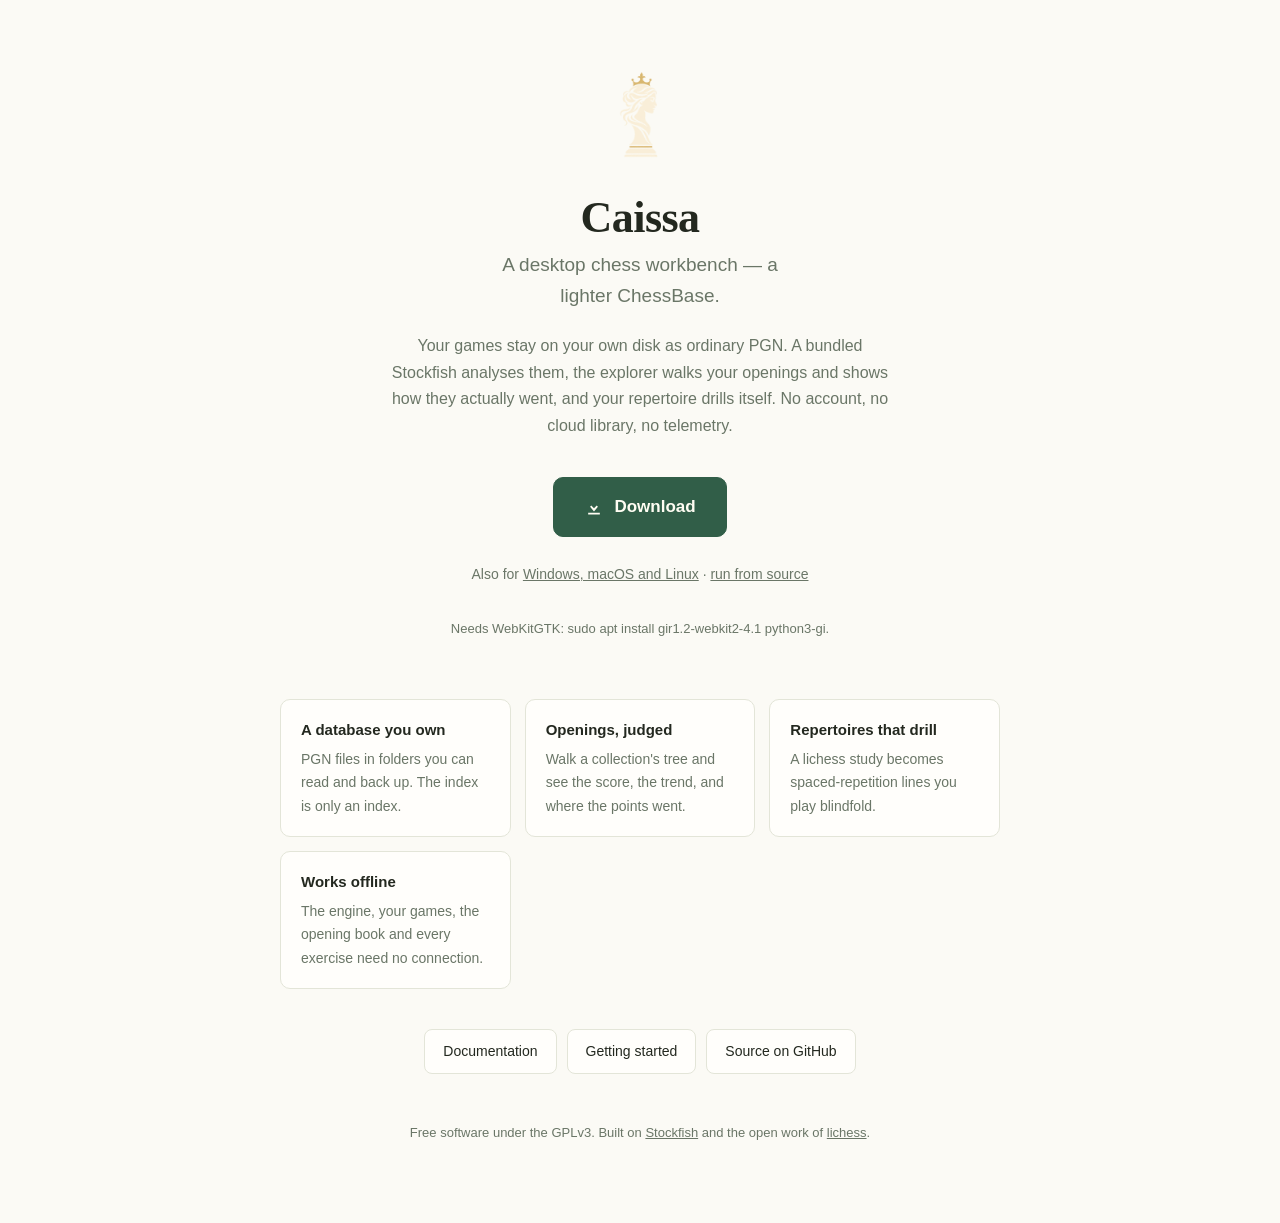
<file: deploy/index.html>
<!doctype html>
<html lang="en">
<head>
<meta charset="utf-8">
<meta name="viewport" content="width=device-width,initial-scale=1">
<title>Caissa — a desktop chess workbench</title>
<meta name="description" content="A desktop chess workbench. Your games as ordinary PGN on your own disk, analysed by a bundled Stockfish.">
<link rel="icon" href="/assets/caissa-128.png">
<style>
  :root{
    --bg:#fbfaf5; --card:#fffefb; --ink:#23281f; --dim:#6a7667;
    --line:#e3e5d8; --accent:#315e48; --accent-ink:#fffdf3;
  }
  @media (prefers-color-scheme: dark){
    :root{--bg:#171c19; --card:#1f2622; --ink:#e6ebe3; --dim:#a3ada0;
          --line:#333d36; --accent:#8fc0a0; --accent-ink:#12201a;}
  }
  *{box-sizing:border-box}
  body{margin:0;background:var(--bg);color:var(--ink);
    font:16px/1.65 -apple-system,BlinkMacSystemFont,"Segoe UI",Roboto,sans-serif}
  .wrap{max-width:760px;margin:0 auto;padding:64px 20px 80px}
  header{text-align:center}
  header img{width:104px;height:104px}
  h1{font:700 44px/1.1 Georgia,"Times New Roman",serif;margin:18px 0 6px;letter-spacing:-.5px}
  .tagline{font-size:19px;color:var(--dim);margin:0 auto 8px;max-width:30ch}
  .lede{color:var(--dim);max-width:56ch;margin:22px auto 0}
  .download{display:flex;flex-direction:column;align-items:center;gap:12px;margin:38px 0 10px}
  .btn{display:inline-flex;align-items:center;gap:10px;background:var(--accent);
    color:var(--accent-ink);text-decoration:none;font-weight:600;font-size:17px;
    padding:15px 30px;border-radius:10px;border:1px solid var(--accent)}
  .btn:hover{filter:brightness(1.07)}
  .btn svg{width:20px;height:20px;fill:currentColor}
  .others{font-size:14px;color:var(--dim)}
  .others a{color:inherit}
  .note{font-size:13px;color:var(--dim);text-align:center;margin-top:6px}
  .grid{display:grid;grid-template-columns:repeat(auto-fit,minmax(220px,1fr));
    gap:14px;margin:46px 0 0}
  .cell{background:var(--card);border:1px solid var(--line);border-radius:10px;padding:18px 20px}
  .cell h3{margin:0 0 6px;font-size:15px}
  .cell p{margin:0;font-size:14px;color:var(--dim)}
  .links{display:flex;gap:10px;justify-content:center;flex-wrap:wrap;margin-top:40px}
  .links a{border:1px solid var(--line);background:var(--card);color:var(--ink);
    text-decoration:none;padding:10px 18px;border-radius:8px;font-size:14px}
  .links a:hover{border-color:var(--accent)}
  footer{text-align:center;color:var(--dim);font-size:13px;margin-top:48px}
  footer a{color:inherit}
</style>
</head>
<body>
<div class="wrap">

  <header>
    <img src="/assets/caissa-128.png" alt="Caissa, muse of chess">
    <h1>Caissa</h1>
    <p class="tagline">A desktop chess workbench — a lighter ChessBase.</p>
    <p class="lede">
      Your games stay on your own disk as ordinary PGN. A bundled Stockfish analyses them,
      the explorer walks your openings and shows how they actually went, and your
      repertoire drills itself. No account, no cloud library, no telemetry.
    </p>
  </header>

  <div class="download">
    <a class="btn" id="download" href="https://github.com/H-Bombmxpwr/caissa/releases/latest">
      <svg viewBox="0 0 24 24" aria-hidden="true"><path d="M12 3v10.6l3.3-3.3 1.4 1.4L12 17.4l-4.7-5.7 1.4-1.4 3.3 3.3V3h2zM5 19h14v2H5z"/></svg>
      <span id="download-label">Download</span>
    </a>
    <p class="others">
      Also for
      <a href="https://github.com/H-Bombmxpwr/caissa/releases/latest">Windows, macOS and Linux</a>
      · <a href="https://github.com/H-Bombmxpwr/caissa#install">run from source</a>
    </p>
    <p class="note" id="note"></p>
  </div>

  <div class="grid">
    <div class="cell">
      <h3>A database you own</h3>
      <p>PGN files in folders you can read and back up. The index is only an index.</p>
    </div>
    <div class="cell">
      <h3>Openings, judged</h3>
      <p>Walk a collection's tree and see the score, the trend, and where the points went.</p>
    </div>
    <div class="cell">
      <h3>Repertoires that drill</h3>
      <p>A lichess study becomes spaced-repetition lines you play blindfold.</p>
    </div>
    <div class="cell">
      <h3>Works offline</h3>
      <p>The engine, your games, the opening book and every exercise need no connection.</p>
    </div>
  </div>

  <div class="links">
    <a href="https://h-bombmxpwr.github.io/caissa/">Documentation</a>
    <a href="https://h-bombmxpwr.github.io/caissa/guide/getting-started.html">Getting started</a>
    <a href="https://github.com/H-Bombmxpwr/caissa">Source on GitHub</a>
  </div>

  <footer>
    Free software under the GPLv3. Built on
    <a href="https://github.com/official-stockfish/Stockfish">Stockfish</a> and the open
    work of <a href="https://lichess.org">lichess</a>.
  </footer>

</div>

<script>
/* Offer the build for the visitor's machine, without hiding the other two: a guess from
   the user agent is a good default and a bad certainty.

   The assets are read from the release itself rather than assumed. A hard-coded
   `releases/latest/download/<name>` link is a 404 waiting to happen — it breaks when no
   release exists yet, and again the day a file is renamed — and a download button that
   goes nowhere is worse than one that admits there is nothing to download. */
(function () {
  var REPO = 'H-Bombmxpwr/caissa';
  var button = document.getElementById('download');
  var label = document.getElementById('download-label');
  var note = document.getElementById('note');

  var platform = (navigator.userAgentData && navigator.userAgentData.platform)
                 || navigator.userAgent;
  var pick = /Win/i.test(platform) ? 'windows'
           : /Mac|iPhone|iPad/i.test(platform) ? 'macos'
           : /Linux|X11|Android/i.test(platform) ? 'linux' : null;
  var named = {windows: 'Windows', macos: 'macOS', linux: 'Linux'};
  var advice = {
    windows: 'Windows may warn about an unsigned app — choose More info, then Run anyway.',
    macos: 'Not notarised yet, so the first launch needs right-click → Open.',
    linux: 'Needs WebKitGTK: sudo apt install gir1.2-webkit2-4.1 python3-gi.'
  };
  var sized = function (bytes) {
    return bytes > 1048576 ? (bytes / 1048576).toFixed(0) + ' MB'
                           : Math.max(1, Math.round(bytes / 1024)) + ' KB';
  };

  function noBuildsYet() {
    button.href = 'https://github.com/' + REPO + '#install';
    label.textContent = 'Build from source';
    note.textContent = 'No builds have been published yet. The repository has everything '
                     + 'needed to run it — it takes three commands.';
  }

  fetch('https://api.github.com/repos/' + REPO + '/releases/latest',
        {headers: {Accept: 'application/vnd.github+json'}})
    .then(function (response) {
      if (response.status === 404) { noBuildsYet(); return null; }
      if (!response.ok) throw new Error(response.status);   // rate limited, offline, …
      return response.json();
    })
    .then(function (release) {
      if (!release) return;
      var assets = release.assets || [];
      var match = pick && assets.filter(function (a) {
        return a.name.toLowerCase().indexOf(pick) !== -1;
      })[0];
      if (!match) {
        // A release exists, but not for this platform. Windows is built first; macOS
        // and Linux are still being brought up, so say that rather than shrugging.
        var have = ['windows', 'macos', 'linux'].filter(function (os) {
          return assets.some(function (a) { return a.name.toLowerCase().indexOf(os) !== -1; });
        }).map(function (os) { return named[os]; });
        if (pick) {
          button.href = 'https://github.com/' + REPO + '#install';
          label.textContent = 'Build from source';
          note.textContent = 'No ' + named[pick] + ' build yet'
                           + (have.length ? ' — ' + have.join(' and ') + ' only so far. ' : '. ')
                           + 'Running from source takes three commands.';
        } else {
          button.href = release.html_url;
          label.textContent = 'Downloads for ' + release.tag_name;
          note.textContent = have.length ? 'Available for ' + have.join(' and ') + '.'
                                         : 'This release has no attached builds yet.';
        }
        return;
      }
      button.href = match.browser_download_url;
      label.textContent = 'Download for ' + named[pick];
      note.textContent = release.tag_name + ' · ' + sized(match.size) + ' · '
                       + advice[pick];
    })
    .catch(function () {
      // Offline or rate limited: the releases page still works, so say nothing clever.
      note.textContent = pick ? advice[pick] : '';
    });
})();
</script>
</body>
</html>
</file>
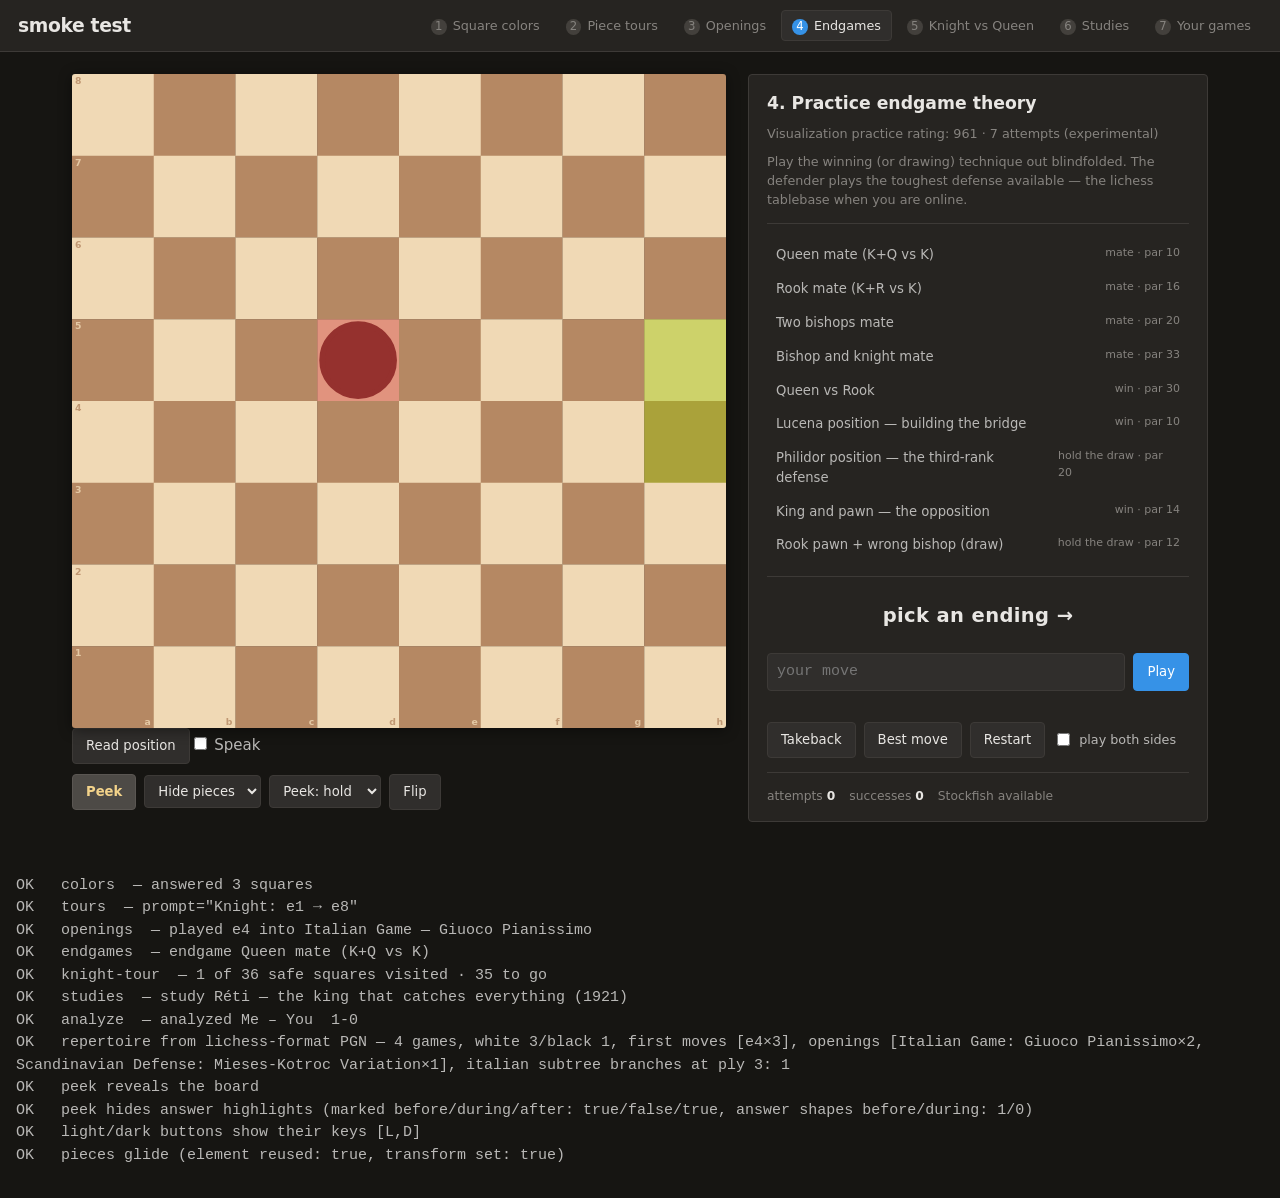
<file: tests/smoke.html>
<!DOCTYPE html>
<html lang="en">
<head>
<meta charset="utf-8">
<title>Blindfold Trainer — smoke test</title>
<link rel="stylesheet" href="../css/style.css">
</head>
<body>
<!-- Mounts every level in turn, pokes at it, and reports uncaught errors.
     Run headless:  msedge --headless=new --virtual-time-budget=15000 --dump-dom \
                      http://localhost:8123/tests/smoke.html  -->
<header class="top">
  <div class="brand"><span class="logo">smoke test</span></div>
  <nav class="levels" id="levels"></nav>
</header>
<main>
  <div class="board-col">
    <div class="board-holder" id="board"></div>
    <div id="board-controls"></div>
  </div>
  <div id="panel"></div>
</main>
<pre id="results" style="padding:16px;white-space:pre-wrap">running…</pre>

<script>
  window.__errors = [];
  window.addEventListener('error', function (e) {
    window.__errors.push('ERROR ' + (e.message || e.error) + ' @' + (e.filename || '').split('/').pop() + ':' + e.lineno);
  });
  window.addEventListener('unhandledrejection', function (e) {
    window.__errors.push('REJECTION ' + (e.reason && e.reason.message ? e.reason.message : e.reason));
  });
  /* keep the network out of it */
  window.fetch = function () { return Promise.reject(new Error('network disabled in smoke test')); };
</script>

<script src="../js/engine.js"></script>
<script src="../js/pgn.js"></script>
<script src="../js/ai.js"></script>
<script src="../js/stockfish.js"></script>
<script src="../js/lichess.js"></script>
<script src="../js/board.js"></script>
<script src="../js/app.js"></script>
<script src="../data/openings.js"></script>
<script src="../data/endgames.js"></script>
<script src="../data/studies.js"></script>
<script src="../js/drills/l1.js"></script>
<script src="../js/drills/l2.js"></script>
<script src="../js/drills/l3.js"></script>
<script src="../js/drills/l4.js"></script>
<script src="../js/drills/l5.js"></script>
<script src="../js/drills/l6.js"></script>
<script src="../js/drills/l7.js"></script>

<script>
(function () {
  const log = [];
  function say(s) { log.push(s); document.getElementById('results').textContent = log.join('\n'); }

  function submitFirstForm(text) {
    const form = document.querySelector('#panel form');
    if (!form) return false;
    const input = form.querySelector('input[type="text"]');
    if (input) { input.value = text; }
    form.dispatchEvent(new Event('submit', { cancelable: true, bubbles: true }));
    return true;
  }

  function clickFirstListItem() {
    const li = document.querySelector('#panel ul.list li');
    if (li) { li.click(); return true; }
    return false;
  }

  const plan = [
    { id: 'colors', act: function () {
        const btns = document.querySelectorAll('#panel .answer-grid button');
        btns[0].click(); btns[1].click(); btns[0].click();
        return 'answered 3 squares';
      } },
    { id: 'tours', act: function () {
        const prompt = document.querySelector('#panel .prompt').textContent;
        submitFirstForm('a1 b2');                       // deliberately wrong
        document.querySelectorAll('#panel .controls button')[0].click();  // show solution
        return 'prompt="' + prompt.replace(/\s+/g, ' ') + '"';
      } },
    { id: 'openings', act: function () {
        clickFirstListItem();
        submitFirstForm('e4');
        submitFirstForm('zz9');                          // junk input
        return 'played e4 into ' + document.querySelector('#panel .prompt').textContent;
      } },
    { id: 'endgames', act: function () {
        clickFirstListItem();
        submitFirstForm('Qd5');
        return 'endgame ' + document.querySelector('#panel .prompt').textContent;
      } },
    { id: 'knight-tour', act: function () {
        submitFirstForm('f2');
        submitFirstForm('d3');                            // attacked by the queen -> refused
        submitFirstForm('g4');
        return document.querySelector('#panel .sub-prompt').textContent;
      } },
    { id: 'studies', act: function () {
        clickFirstListItem();
        submitFirstForm('Kg7');
        return 'study ' + document.querySelector('#panel .prompt').textContent;
      } },
    { id: 'analyze', act: function () {
        const box = document.querySelector('#panel textarea');
        box.value = '[Event "Test"]\n[White "Me"]\n[Black "You"]\n[Result "1-0"]\n\n1. e4 e5 2. Nf3 Nc6 3. Bb5 a6 1-0';
        const buttons = Array.prototype.slice.call(document.querySelectorAll('#panel .controls button'));
        const use = buttons.find(function (b) { return b.textContent.indexOf('pasted') > -1; });
        use.click();
        clickFirstListItem();
        submitFirstForm('e4');
        submitFirstForm('e5');
        return 'analyzed ' + document.querySelector('#panel .prompt').textContent;
      } }
  ];

  function run() {
    plan.forEach(function (stepDef) {
      const before = window.__errors.length;
      let detail = '';
      try {
        App.go(stepDef.id);
        detail = stepDef.act() || '';
      } catch (e) {
        window.__errors.push('THROWN in ' + stepDef.id + ': ' + e.message);
      }
      const added = window.__errors.length - before;
      say((added ? 'FAIL ' : 'OK   ') + stepDef.id + (detail ? '  — ' + detail : '') +
        (added ? '\n       ' + window.__errors.slice(before).join('\n       ') : ''));
    });

    /* lichess PGN -> repertoire tree (fixture, no network) */
    try {
      const xhr = new XMLHttpRequest();
      xhr.open('GET', 'fixture.pgn', false);
      xhr.send(null);
      const games = Lichess.splitGames(xhr.responseText).map(function (pgn) {
        const p = PGN.parse(pgn);
        return { pgn: pgn, headers: p.headers, root: p.root, errors: p.errors };
      });
      const badParse = games.filter(function (g) { return g.errors.length; });
      const white = Lichess.buildRepertoire(games, { user: 'testplayer', color: 'w', maxPly: 12, minCount: 1 });
      const black = Lichess.buildRepertoire(games, { user: 'testplayer', color: 'b', maxPly: 12, minCount: 1 });
      const firstMoves = Lichess.kids(white).map(function (k) { return k.san + '×' + k.count; });
      const openings = Lichess.openingSummary(white).map(function (o) { return o.name + '×' + o.count; });
      const italian = Lichess.filterByOpening(white, 'Italian Game: Giuoco Pianissimo');
      const italianReplies = Lichess.kids(Lichess.kids(Lichess.kids(italian)[0])[0]).length;
      const ok = games.length === 4 && badParse.length === 0 &&
        white.gamesUsed === 3 && black.gamesUsed === 1 &&
        firstMoves.length === 1 && firstMoves[0] === 'e4×3' &&
        openings.length === 2;
      say((ok ? 'OK   ' : 'FAIL ') + 'repertoire from lichess-format PGN — ' +
        games.length + ' games, white ' + white.gamesUsed + '/black ' + black.gamesUsed +
        ', first moves [' + firstMoves.join(',') + '], openings [' + openings.join(', ') + ']' +
        ', italian subtree branches at ply 3: ' + italianReplies +
        (badParse.length ? ', PARSE ERRORS: ' + badParse.length : ''));
    } catch (e) { say('FAIL repertoire: ' + e.message); }

    /* peek machinery */
    try {
      App.go('colors');
      App.peek.begin();
      const peeking = App.board.wrap.classList.contains('peeking');
      App.peek.end();
      say((peeking ? 'OK   ' : 'FAIL ') + 'peek reveals the board');
    } catch (e) { say('FAIL peek: ' + e.message); }

    /* peeking must not reveal computed answers */
    try {
      App.go('knight-tour');
      const b = App.board;
      b.setHighlights({ d5: 'hl-red' }, { answer: true });
      b.setShapes([{ square: 'd5', brand: 'red' }], { answer: true });
      const squareOf = function (key) {
        return Array.prototype.slice.call(b.boardEl.children).find(function (sq) { return sq.dataset.key === key; });
      };
      const hiddenNormally = squareOf('d5').classList.contains('hl-red');
      const shapesBefore = b.svg.querySelectorAll('circle').length;
      b.setPeeking(true);
      const duringPeek = squareOf('d5').classList.contains('hl-red');
      const shapesDuring = b.svg.querySelectorAll('circle').length;
      b.setPeeking(false);
      const afterPeek = squareOf('d5').classList.contains('hl-red');
      const ok = hiddenNormally && !duringPeek && afterPeek && shapesBefore === 1 && shapesDuring === 0;
      say((ok ? 'OK   ' : 'FAIL ') + 'peek hides answer highlights (marked before/during/after: ' +
        hiddenNormally + '/' + duringPeek + '/' + afterPeek +
        ', answer shapes before/during: ' + shapesBefore + '/' + shapesDuring + ')');
    } catch (e) { say('FAIL answer-hiding: ' + e.message); }

    /* the L / D shortcuts should be visible on the buttons */
    try {
      App.go('colors');
      const keys = Array.prototype.map.call(document.querySelectorAll('#panel .answer-grid .key'),
        function (k) { return k.textContent; });
      say(((keys.join('') === 'LD') ? 'OK   ' : 'FAIL ') + 'light/dark buttons show their keys [' + keys.join(',') + ']');
    } catch (e) { say('FAIL key hints: ' + e.message); }

    /* board animation plumbing: a piece element must be reused across a move */
    try {
      App.go('endgames');
      const b = App.board;
      b.setPieces({ e1: { type: 'k', color: 'w' }, e8: { type: 'k', color: 'b' } }, { animate: false });
      const before = b.pieces.e1.el;
      b.setPieces({ e2: { type: 'k', color: 'w' }, e8: { type: 'k', color: 'b' } }, { animate: true });
      const same = b.pieces.e2 && b.pieces.e2.el === before;
      const moved = b.pieces.e2 && /translate/.test(b.pieces.e2.el.style.transform);
      say(((same && moved) ? 'OK   ' : 'FAIL ') + 'pieces glide (element reused: ' + !!same + ', transform set: ' + !!moved + ')');
    } catch (e) { say('FAIL animation: ' + e.message); }

    setTimeout(function () {
      say('\n' + (window.__errors.length ? window.__errors.length + ' ERROR(S):\n' + window.__errors.join('\n')
                                         : 'no uncaught errors'));
      say('DONE');
    }, 2500);
  }

  setTimeout(run, 300);
})();
</script>
</body>
</html>
</file>
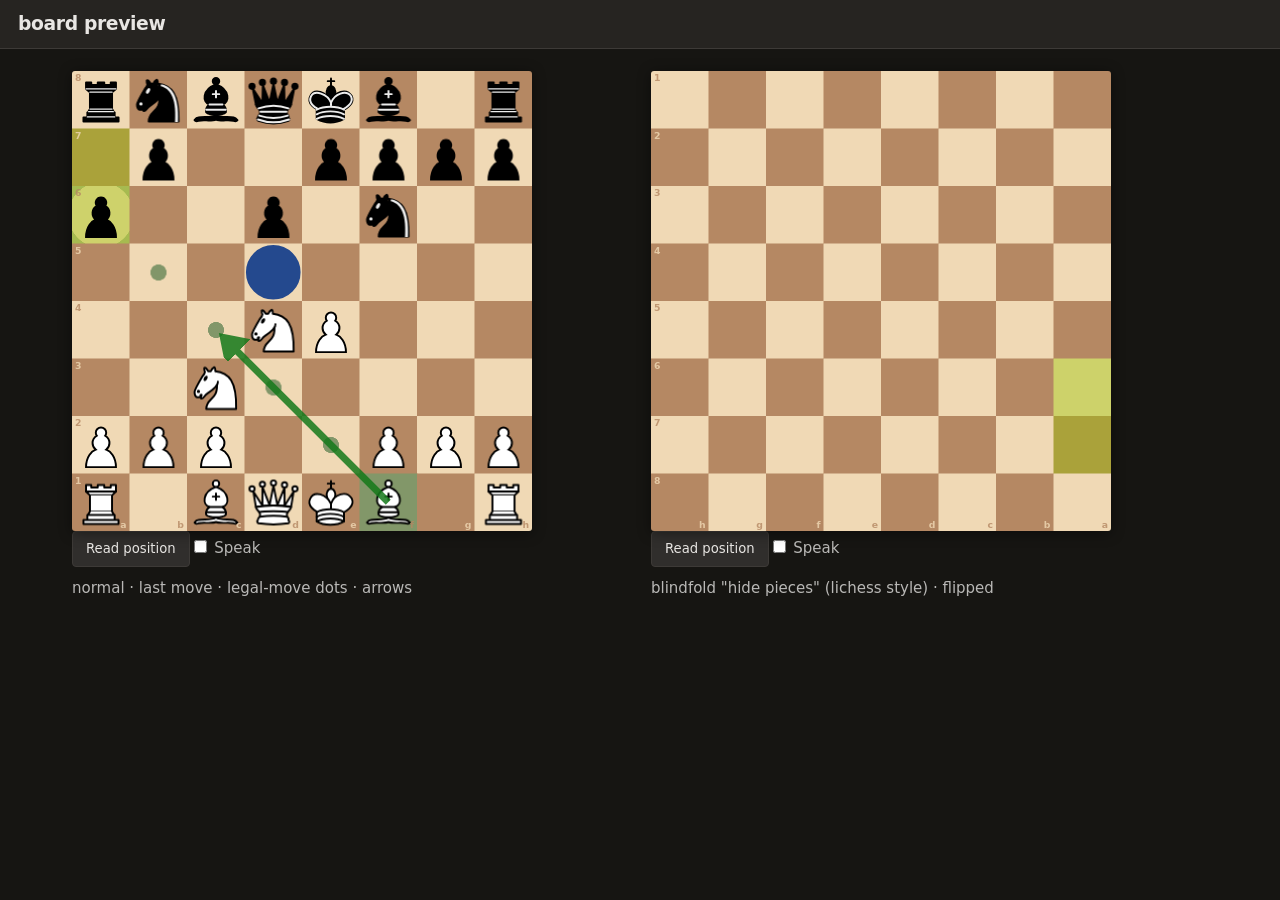
<file: tests/visual.html>
<!DOCTYPE html>
<html lang="en">
<head>
<meta charset="utf-8">
<title>Blindfold Trainer — board preview</title>
<link rel="stylesheet" href="../css/style.css">
<style>
  main { grid-template-columns: 1fr 1fr; }
  .board-holder { max-width: 460px; }
</style>
</head>
<body>
<!-- Renderer preview: pieces, coordinates, highlights, dots, arrows, blindfold modes. -->
<header class="top"><div class="brand"><span class="logo">board preview</span></div></header>
<main>
  <div class="board-col">
    <div class="board-holder" id="b1"></div>
    <p class="hint">normal · last move · legal-move dots · arrows</p>
  </div>
  <div class="board-col">
    <div class="board-holder" id="b2"></div>
    <p class="hint">blindfold "hide pieces" (lichess style) · flipped</p>
  </div>
</main>

<script src="../js/engine.js"></script>
<script src="../js/board.js"></script>
<script>
  const game = new Chess();
  ['e4', 'c5', 'Nf3', 'd6', 'd4', 'cxd4', 'Nxd4', 'Nf6', 'Nc3', 'a6'].forEach(function (m) { game.move(m); });

  const b1 = new Board(document.getElementById('b1'), { blindfold: 'off' });
  b1.setPosition(game, { animate: false, lastMove: ['a7', 'a6'] });
  b1.setMovable({ color: 'w', dests: game.destinationsMap(), onMove: function () {} });
  b1.selectSquare('f1');
  b1.setShapes([{ from: 'f1', to: 'c4', brand: 'green' }, { square: 'd5', brand: 'blue' }]);

  const b2 = new Board(document.getElementById('b2'), { blindfold: 'pieces', orientation: 'b' });
  b2.setPosition(game, { animate: false, lastMove: ['a7', 'a6'] });
</script>
</body>
</html>
</file>
<file: css/style.css>
/* Blindfold Trainer — lichess-flavoured dark theme */

:root {
  --bg: #161512;
  --bg-2: #262421;
  --bg-3: #302e2c;
  --border: #3d3a37;
  --text: #b9b8b6;
  --text-strong: #e8e6e3;
  --text-dim: #86837f;
  --accent: #3692e7;
  --good: #629924;
  --bad: #cc3333;
  --warn: #d9a334;
  --light-sq: #f0d9b5;
  --dark-sq: #b58863;
  --radius: 4px;
  --anim: 200ms;
}

* { box-sizing: border-box; }

html, body {
  margin: 0;
  padding: 0;
  background: var(--bg);
  color: var(--text);
  font-family: "Noto Sans", "Segoe UI", Roboto, system-ui, sans-serif;
  font-size: 15px;
  line-height: 1.5;
  -webkit-font-smoothing: antialiased;
}

a { color: var(--accent); text-decoration: none; }
a:hover { text-decoration: underline; }
h1, h2, h3 { color: var(--text-strong); font-weight: 600; margin: 0 0 .4em; }
h2 { font-size: 1.15rem; }
h3 { font-size: .95rem; }
p { margin: 0 0 .7em; }
code, .mono { font-family: "Roboto Mono", Consolas, monospace; }

/* ---------- layout ---------- */

header.top {
  display: flex;
  align-items: center;
  gap: 16px;
  padding: 10px 18px;
  background: var(--bg-2);
  border-bottom: 1px solid var(--border);
  flex-wrap: wrap;
}
.brand { display: flex; align-items: center; gap: 8px; }
.brand .logo { font-size: 1.25rem; color: var(--text-strong); font-weight: 700; letter-spacing: -.02em; }
.brand .tag { color: var(--text-dim); font-size: .8rem; }

nav.levels { display: flex; gap: 4px; flex-wrap: wrap; margin-left: auto; }
nav.levels button {
  background: none;
  border: 1px solid transparent;
  color: var(--text-dim);
  padding: 5px 10px;
  border-radius: var(--radius);
  cursor: pointer;
  font: inherit;
  font-size: .85rem;
  white-space: nowrap;
}
nav.levels button:hover { background: var(--bg-3); color: var(--text-strong); }
nav.levels button.active { background: var(--bg-3); color: var(--text-strong); border-color: var(--border); }
nav.levels button .num {
  display: inline-block;
  width: 1.35em; height: 1.35em; line-height: 1.35em;
  text-align: center;
  border-radius: 50%;
  background: #43403c;
  margin-right: 6px;
  font-size: .78rem;
}
nav.levels button.active .num { background: var(--accent); color: #fff; }

main {
  display: grid;
  grid-template-columns: minmax(320px, 1fr) minmax(340px, 460px);
  gap: 22px;
  padding: 22px;
  max-width: 1180px;
  margin: 0 auto;
  align-items: start;
}

.board-col { display: flex; flex-direction: column; gap: 10px; }
.board-holder { position: relative; width: 100%; }

.panel {
  background: var(--bg-2);
  border: 1px solid var(--border);
  border-radius: var(--radius);
  padding: 16px 18px;
}
.panel + .panel { margin-top: 14px; }
.panel .hint { color: var(--text-dim); font-size: .85rem; }

/* ---------- board ---------- */

.cg-wrap {
  position: relative;
  width: 100%;
  aspect-ratio: 1 / 1;
  border-radius: 3px;
  overflow: hidden;
  user-select: none;
  touch-action: none;
  box-shadow: 0 2px 14px rgba(0, 0, 0, .45);
}
.cg-board { position: absolute; inset: 0; }
.cg-board square {
  position: absolute;
  top: 0; left: 0;
  width: 12.5%; height: 12.5%;
  will-change: transform;
}
.cg-board square.light { background: var(--light-sq); }
.cg-board square.dark { background: var(--dark-sq); }
.cg-board square.last-move::after,
.cg-board square.selected::after,
.cg-board square.hl-green::after,
.cg-board square.hl-red::after,
.cg-board square.hl-blue::after,
.cg-board square.hl-yellow::after {
  content: ''; position: absolute; inset: 0;
}
.cg-board square.last-move::after { background: rgba(155, 199, 0, .41); }
.cg-board square.selected::after { background: rgba(20, 85, 30, .5); }
.cg-board square.hl-green::after { background: rgba(98, 153, 36, .45); }
.cg-board square.hl-red::after { background: rgba(204, 51, 51, .42); }
.cg-board square.hl-blue::after { background: rgba(54, 146, 231, .42); }
.cg-board square.hl-yellow::after { background: rgba(217, 163, 52, .45); }
.cg-board square.dest::before {
  content: ''; position: absolute; inset: 0;
  background: radial-gradient(rgba(20, 85, 30, .5) 19%, rgba(0, 0, 0, 0) 20%);
}
.cg-board square.dest-occupied::before {
  content: ''; position: absolute; inset: 0;
  background: radial-gradient(transparent 0%, transparent 79%, rgba(20, 85, 30, .3) 80%);
}
.cg-board square.check::before {
  content: ''; position: absolute; inset: 0;
  background: radial-gradient(ellipse at center, rgba(255, 0, 0, 1) 0%, rgba(231, 0, 0, 1) 25%,
              rgba(169, 0, 0, 0) 89%, rgba(158, 0, 0, 0) 100%);
}

.cg-pieces { position: absolute; inset: 0; pointer-events: none; }
.cg-pieces piece {
  position: absolute;
  top: 0; left: 0;
  width: 12.5%; height: 12.5%;
  background-size: contain;
  background-repeat: no-repeat;
  background-position: center;
  will-change: transform;
  transition: transform var(--anim) cubic-bezier(.22, .61, .36, 1), opacity 120ms;
  z-index: 2;
}
.cg-pieces piece.no-anim { transition: none !important; }
.cg-pieces piece.dragging { z-index: 10; transition: none !important; cursor: grabbing; }
.cg-pieces piece.fade-in { opacity: 0; }
.cg-pieces piece.fade-out { opacity: 0; transition: opacity var(--anim) ease; }

.cg-shapes { position: absolute; inset: 0; pointer-events: none; z-index: 3; opacity: .85; }
.cg-shapes .shape-green { stroke: #15781b; fill: #15781b; }
.cg-shapes .shape-blue { stroke: #003088; fill: #003088; }
.cg-shapes .shape-red { stroke: #882020; fill: #882020; }
.cg-shapes .shape-yellow { stroke: #e68f00; fill: #e68f00; }
.cg-shapes .shape-purple { stroke: #6b3fa0; fill: #6b3fa0; }

.cg-coords { position: absolute; inset: 0; pointer-events: none; z-index: 4; }
.cg-coords coord {
  position: absolute;
  width: 12.5%; height: 12.5%;
  font-size: .62rem;
  font-weight: 700;
  line-height: 1;
  opacity: .8;
}
.cg-coords coord.file { display: flex; align-items: flex-end; justify-content: flex-end; padding: 0 3px 2px 0; }
.cg-coords coord.rank { display: flex; align-items: flex-start; justify-content: flex-start; padding: 2px 0 0 3px; }
.cg-coords coord.light { color: var(--light-sq); }
.cg-coords coord.dark { color: var(--dark-sq); }

/* blindfold modes */
.cg-wrap.bf-pieces .cg-pieces { opacity: 0; }
.cg-wrap .cg-pieces { transition: opacity 140ms ease; }
.cg-wrap.bf-full .cg-board,
.cg-wrap.bf-full .cg-pieces,
.cg-wrap.bf-full .cg-coords,
.cg-wrap.bf-full .cg-shapes { opacity: 0; }
.cg-wrap.bf-full { background: var(--bg-2); border: 1px solid var(--border); }
.cg-wrap.bf-full::after {
  content: 'blindfold';
  position: absolute; inset: 0;
  display: flex; align-items: center; justify-content: center;
  color: #4a4744;
  font-size: 1.1rem;
  letter-spacing: .32em;
  text-transform: uppercase;
}
.cg-wrap.peeking { outline: 2px solid var(--accent); outline-offset: -2px; }

/* ---------- controls ---------- */

.controls { display: flex; gap: 8px; flex-wrap: wrap; align-items: center; }

button.btn {
  background: var(--bg-3);
  color: var(--text-strong);
  border: 1px solid var(--border);
  border-radius: var(--radius);
  padding: 7px 13px;
  font: inherit;
  font-size: .88rem;
  cursor: pointer;
}
button.btn:hover { background: #3c3936; }
button.btn:disabled { opacity: .45; cursor: not-allowed; }
button.btn.primary { background: var(--accent); border-color: var(--accent); color: #fff; }
button.btn.primary:hover { background: #2b80cd; }
button.btn.good { background: var(--good); border-color: var(--good); color: #fff; }
button.btn.good:hover { filter: brightness(1.1); }
button.btn.wide { flex: 1; }

button.peek {
  background: #4d4a46;
  border-color: #5a5652;
  color: #f3d38a;
  font-weight: 600;
}
button.peek:hover { background: #5a5652; }
button.peek.on { background: var(--warn); border-color: var(--warn); color: #221f1c; }

select, input[type="text"], input[type="number"], textarea {
  background: var(--bg-3);
  color: var(--text-strong);
  border: 1px solid var(--border);
  border-radius: var(--radius);
  padding: 7px 9px;
  font: inherit;
  font-size: .88rem;
}
textarea { width: 100%; resize: vertical; font-family: "Roboto Mono", Consolas, monospace; font-size: .8rem; }
input[type="text"]:focus, select:focus, textarea:focus { outline: none; border-color: var(--accent); }

label.field { display: flex; align-items: center; gap: 8px; font-size: .85rem; color: var(--text-dim); }
label.check { display: flex; align-items: center; gap: 6px; font-size: .85rem; cursor: pointer; }

.move-input {
  display: flex; gap: 8px;
}
.move-input input { flex: 1; font-family: "Roboto Mono", Consolas, monospace; font-size: 1rem; }

/* ---------- panel bits ---------- */

.prompt {
  font-size: 2rem;
  font-weight: 700;
  color: var(--text-strong);
  text-align: center;
  padding: 10px 0 4px;
  letter-spacing: .02em;
}
.prompt.small { font-size: 1.3rem; }
.sub-prompt { text-align: center; color: var(--text-dim); font-size: .9rem; margin-bottom: 10px; }

.feedback { min-height: 1.5em; font-size: .92rem; }
.feedback.ok { color: var(--good); }
.feedback.err { color: var(--bad); }
.feedback.info { color: var(--accent); }

.stats { display: flex; gap: 14px; flex-wrap: wrap; color: var(--text-dim); font-size: .82rem; }
.stats b { color: var(--text-strong); font-weight: 600; }

.answer-grid { display: grid; grid-template-columns: 1fr 1fr; gap: 10px; margin: 10px 0; }
.answer-grid button {
  padding: 16px;
  font-size: 1rem;
  font-weight: 600;
  border-radius: var(--radius);
  border: 1px solid var(--border);
  cursor: pointer;
  font-family: inherit;
}
.answer-grid button {
  display: flex;
  align-items: center;
  justify-content: center;
  gap: 10px;
}
.answer-grid button.lightbtn { background: var(--light-sq); color: #40342a; }
.answer-grid button.darkbtn { background: var(--dark-sq); color: #241a12; }
.answer-grid button .key {
  display: inline-flex;
  align-items: center;
  justify-content: center;
  min-width: 1.9em;
  height: 1.9em;
  border-radius: 4px;
  border: 1px solid rgba(0, 0, 0, .3);
  border-bottom-width: 2px;
  background: rgba(255, 255, 255, .45);
  font-family: "Roboto Mono", Consolas, monospace;
  font-size: .82rem;
  font-weight: 700;
}
.answer-grid button.darkbtn .key { background: rgba(255, 255, 255, .3); }
.answer-grid button:hover { filter: brightness(1.08); }
.answer-grid button.flash-ok { box-shadow: 0 0 0 3px var(--good); }
.answer-grid button.flash-err { box-shadow: 0 0 0 3px var(--bad); }

.movelist {
  display: grid;
  grid-template-columns: 2.2em 1fr 1fr;
  gap: 2px 6px;
  font-family: "Roboto Mono", Consolas, monospace;
  font-size: .85rem;
  max-height: 210px;
  overflow-y: auto;
  align-content: start;
}
.movelist .num { color: var(--text-dim); }
.movelist .mv { padding: 1px 4px; border-radius: 2px; }
.movelist .mv.current { background: var(--bg-3); color: var(--text-strong); }
.movelist .mv.hidden-move { color: transparent; background: #34312e; border-radius: 2px; }

.tag-row { display: flex; gap: 6px; flex-wrap: wrap; margin-bottom: 10px; }
.chip {
  background: var(--bg-3);
  border: 1px solid var(--border);
  border-radius: 999px;
  padding: 3px 10px;
  font-size: .78rem;
  color: var(--text-dim);
}
.chip.on { background: var(--accent); border-color: var(--accent); color: #fff; }

.list { list-style: none; margin: 0; padding: 0; }
.list li {
  padding: 7px 9px;
  border-radius: var(--radius);
  cursor: pointer;
  font-size: .88rem;
  display: flex; justify-content: space-between; gap: 8px;
}
.list li:hover { background: var(--bg-3); }
.list li.active { background: var(--bg-3); color: var(--text-strong); box-shadow: inset 2px 0 0 var(--accent); }
.list li small { color: var(--text-dim); }

.divider { height: 1px; background: var(--border); margin: 14px 0; }

.toast {
  position: fixed;
  left: 50%; bottom: 26px;
  transform: translateX(-50%);
  background: var(--bg-3);
  border: 1px solid var(--border);
  color: var(--text-strong);
  padding: 9px 16px;
  border-radius: var(--radius);
  box-shadow: 0 4px 18px rgba(0, 0, 0, .5);
  opacity: 0;
  pointer-events: none;
  transition: opacity 180ms, transform 180ms;
  z-index: 50;
}
.toast.show { opacity: 1; transform: translateX(-50%) translateY(-4px); }

.kbd {
  display: inline-block;
  border: 1px solid var(--border);
  border-bottom-width: 2px;
  border-radius: 3px;
  padding: 0 5px;
  font-size: .75rem;
  background: var(--bg-3);
  color: var(--text);
  font-family: "Roboto Mono", Consolas, monospace;
}

.progress { height: 6px; background: var(--bg-3); border-radius: 3px; overflow: hidden; }
.progress > div { height: 100%; background: var(--good); transition: width 250ms ease; }

.timer { font-family: "Roboto Mono", Consolas, monospace; font-size: 1.1rem; color: var(--text-strong); }
.timer.low { color: var(--bad); }

footer.bottom {
  max-width: 1180px;
  margin: 0 auto;
  padding: 4px 22px 30px;
  color: var(--text-dim);
  font-size: .8rem;
}

@media (max-width: 900px) {
  main { grid-template-columns: 1fr; }
  nav.levels { margin-left: 0; width: 100%; }
}

.brand-mark {
  display: block;
  border-radius: 4px;
  object-fit: contain;
}
</file>
